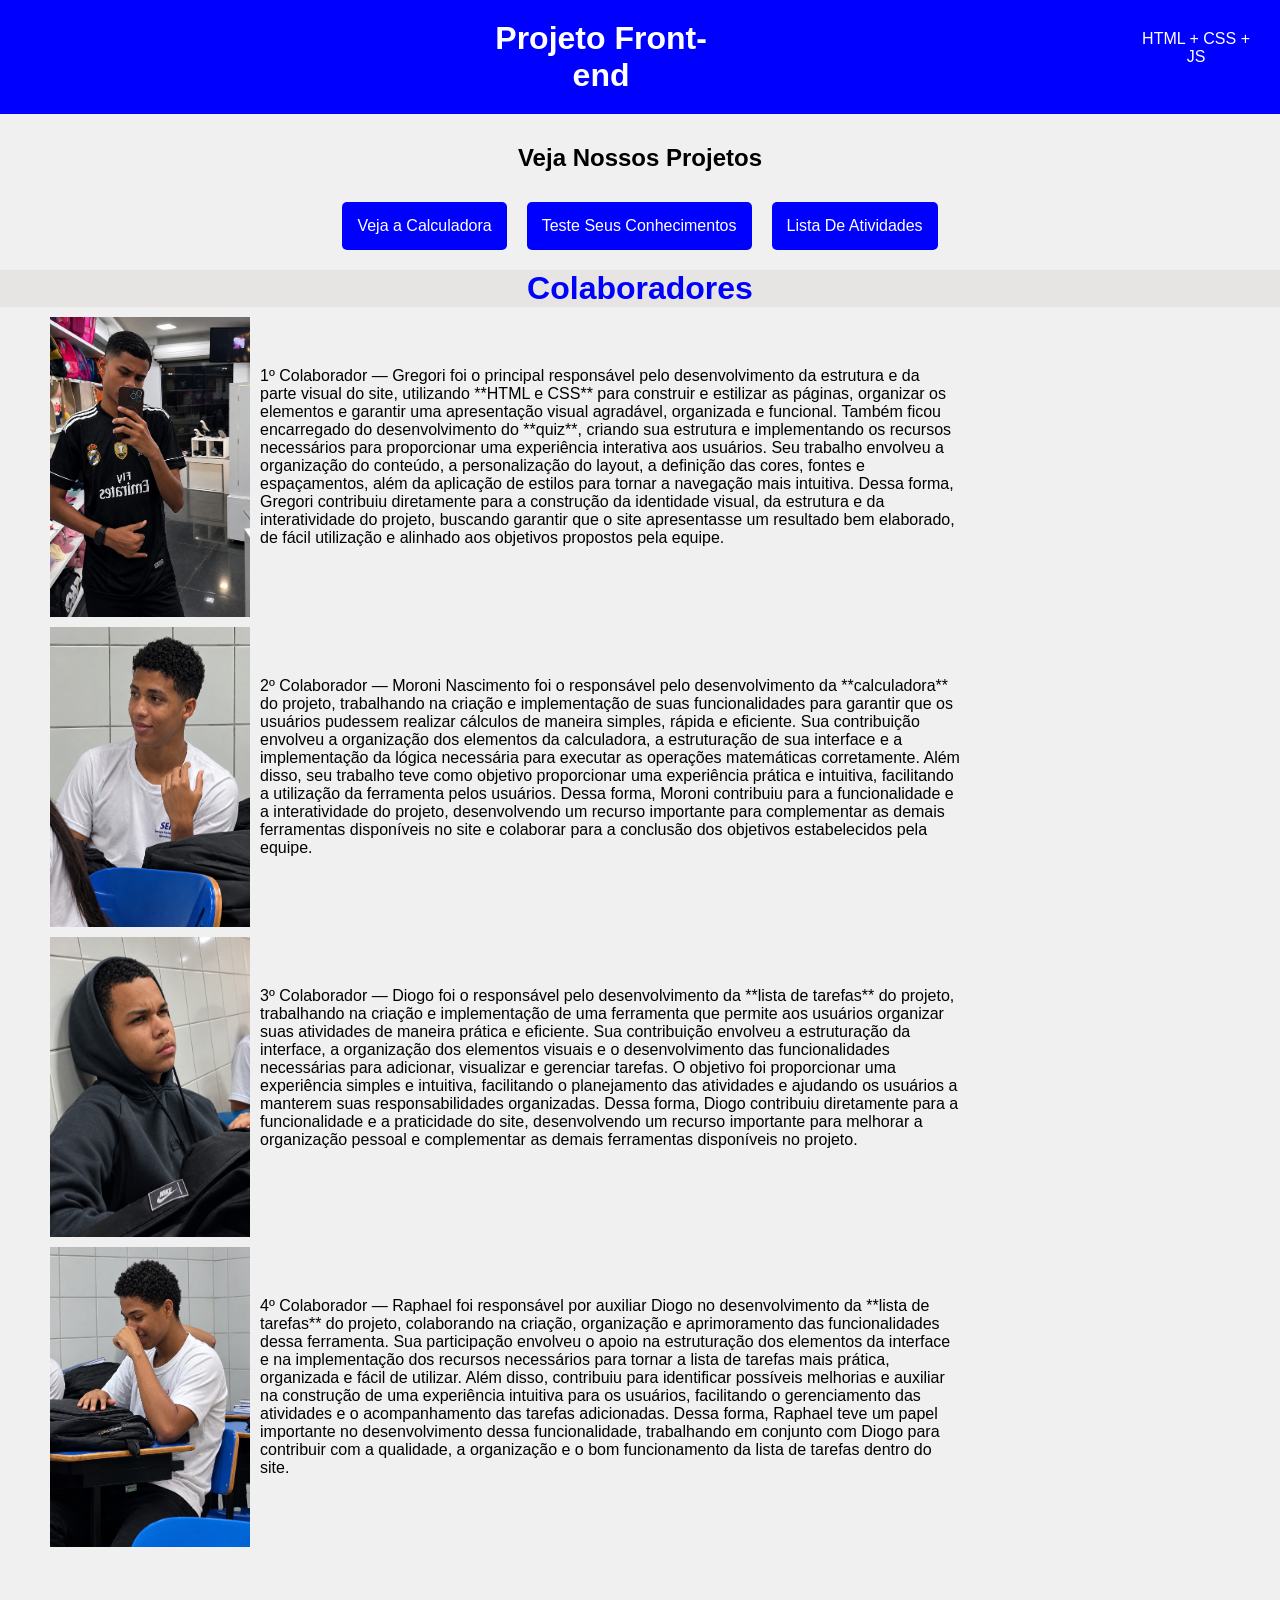
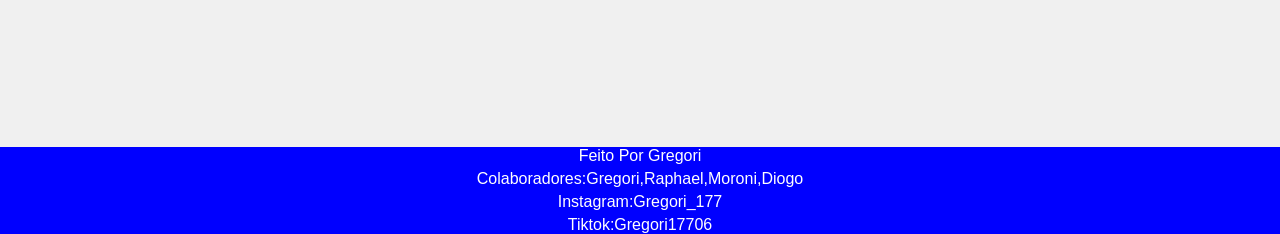
<file: index.html>
<!DOCTYPE html>
<html lang="pt-br">

<head>
    <meta charset="UTF-8">
    <title>Projeto Front-end</title>
    <link rel="stylesheet" href="style.css">
</head>

<body>

    <header>
        <h1>Projeto Front-end</h1>
        <p>HTML + CSS + JS</p>
    </header>

    <div class="titulo">
        <h2>Veja Nossos Projetos</h2>
    </div>

    <section class="projetos">


        <a href="HTML/calculadora.html">Veja a Calculadora</a>
        <a href="HTML/quiz.html">Teste Seus Conhecimentos</a>
        <a href="/HTML/lista.html">Lista De Atividades</a>

    </section>
    <div class="sub">
        <h1>Colaboradores</h1>
    </div>
    <div class="colab1">
        <img src="/IMG/colab1.png" alt="">
        <p>  1º Colaborador — Gregori foi o principal responsável pelo desenvolvimento da estrutura e da parte visual do site, utilizando **HTML e CSS** para construir e estilizar as páginas, organizar os elementos e garantir uma apresentação visual agradável, organizada e funcional. Também ficou encarregado do desenvolvimento do **quiz**, criando sua estrutura e implementando os recursos necessários para proporcionar uma experiência interativa aos usuários. Seu trabalho envolveu a organização do conteúdo, a personalização do layout, a definição das cores, fontes e espaçamentos, além da aplicação de estilos para tornar a navegação mais intuitiva. Dessa forma, Gregori contribuiu diretamente para a construção da identidade visual, da estrutura e da interatividade do projeto, buscando garantir que o site apresentasse um resultado bem elaborado, de fácil utilização e alinhado aos objetivos propostos pela equipe.</p>
    </div>
    <div class="colab2">
        <img src="/IMG/moroni.png" alt="">
        <p> 2º Colaborador — Moroni Nascimento foi o responsável pelo desenvolvimento da **calculadora** do projeto, trabalhando na criação e implementação de suas funcionalidades para garantir que os usuários pudessem realizar cálculos de maneira simples, rápida e eficiente. Sua contribuição envolveu a organização dos elementos da calculadora, a estruturação de sua interface e a implementação da lógica necessária para executar as operações matemáticas corretamente. Além disso, seu trabalho teve como objetivo proporcionar uma experiência prática e intuitiva, facilitando a utilização da ferramenta pelos usuários. Dessa forma, Moroni contribuiu para a funcionalidade e a interatividade do projeto, desenvolvendo um recurso importante para complementar as demais ferramentas disponíveis no site e colaborar para a conclusão dos objetivos estabelecidos pela equipe.</p>
    </div>
    <div class="colab3">
        <img src="/IMG/diogo.png" alt="">
        <p> 3º Colaborador — Diogo foi o responsável pelo desenvolvimento da **lista de tarefas** do projeto, trabalhando na criação e implementação de uma ferramenta que permite aos usuários organizar suas atividades de maneira prática e eficiente. Sua contribuição envolveu a estruturação da interface, a organização dos elementos visuais e o desenvolvimento das funcionalidades necessárias para adicionar, visualizar e gerenciar tarefas. O objetivo foi proporcionar uma experiência simples e intuitiva, facilitando o planejamento das atividades e ajudando os usuários a manterem suas responsabilidades organizadas. Dessa forma, Diogo contribuiu diretamente para a funcionalidade e a praticidade do site, desenvolvendo um recurso importante para melhorar a organização pessoal e complementar as demais ferramentas disponíveis no projeto.</p>
    </div>
    <div class="colab4">
        <img src="/IMG/Raphael.png" alt="">
        <p> 4º Colaborador — Raphael foi responsável por auxiliar Diogo no desenvolvimento da **lista de tarefas** do projeto, colaborando na criação, organização e aprimoramento das funcionalidades dessa ferramenta. Sua participação envolveu o apoio na estruturação dos elementos da interface e na implementação dos recursos necessários para tornar a lista de tarefas mais prática, organizada e fácil de utilizar. Além disso, contribuiu para identificar possíveis melhorias e auxiliar na construção de uma experiência intuitiva para os usuários, facilitando o gerenciamento das atividades e o acompanhamento das tarefas adicionadas. Dessa forma, Raphael teve um papel importante no desenvolvimento dessa funcionalidade, trabalhando em conjunto com Diogo para contribuir com a qualidade, a organização e o bom funcionamento da lista de tarefas dentro do site.</p>
    </div>
    
    
    <footer>
        <p>Feito Por Gregori</p>
        <p>Colaboradores:Gregori,Raphael,Moroni,Diogo</p>
        <p>Instagram:Gregori_177</p>
        <p>Tiktok:Gregori17706</p>
    </footer>
</body>

</html>
</file>
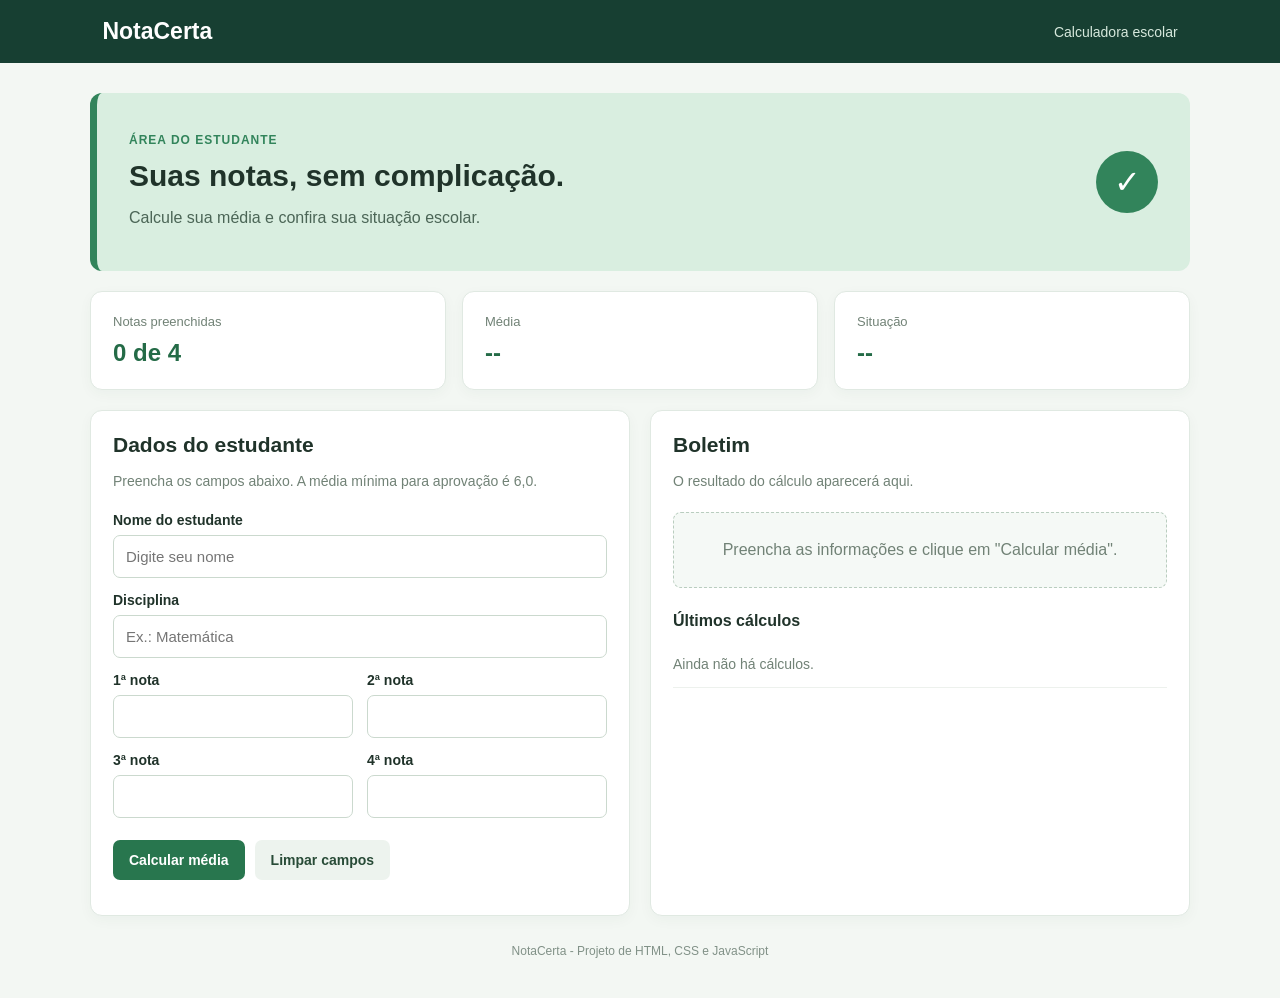
<file: calculadora.html>
<!DOCTYPE html>
<html lang="pt-BR">
<head>
    <meta charset="UTF-8">
    <meta name="viewport" content="width=device-width, initial-scale=1.0">

    <title>Calculadora de Notas</title>

    <link rel="stylesheet" href="/CSS/style.css">
</head>
<body>

    <header class="topo">
        <div class="marca">NotaCerta</div>
        <p>Calculadora escolar</p>
    </header>

    <main class="container">

        <section class="apresentacao">
            <div>
                <p class="etiqueta">ÁREA DO ESTUDANTE</p>
                <h1>Suas notas, sem complicação.</h1>
                <p>Calcule sua média e confira sua situação escolar.</p>
            </div>

            <div class="icone">✓</div>
        </section>

        <section class="resumo">
            <article class="resumo-card">
                <span>Notas preenchidas</span>
                <strong id="quantidade">0 de 4</strong>
            </article>

            <article class="resumo-card">
                <span>Média</span>
                <strong id="mediaResumo">--</strong>
            </article>

            <article class="resumo-card">
                <span>Situação</span>
                <strong id="situacaoResumo">--</strong>
            </article>
        </section>

        <section class="conteudo">

            <form id="formNotas" class="painel">
                <h2>Dados do estudante</h2>

                <p class="descricao">
                    Preencha os campos abaixo.
                    A média mínima para aprovação é 6,0.
                </p>

                <label for="nome">Nome do estudante</label>
                <input type="text" id="nome"
                    placeholder="Digite seu nome" required>

                <label for="disciplina">Disciplina</label>
                <input type="text" id="disciplina"
                    placeholder="Ex.: Matemática" required>

                <div class="notas-grid">
                    <div>
                        <label for="nota1">1ª nota</label>
                        <input type="number" id="nota1"
                            min="0" max="10" step="0.1" required>
                    </div>

                    <div>
                        <label for="nota2">2ª nota</label>
                        <input type="number" id="nota2"
                            min="0" max="10" step="0.1" required>
                    </div>

                    <div>
                        <label for="nota3">3ª nota</label>
                        <input type="number" id="nota3"
                            min="0" max="10" step="0.1" required>
                    </div>

                    <div>
                        <label for="nota4">4ª nota</label>
                        <input type="number" id="nota4"
                            min="0" max="10" step="0.1" required>
                    </div>
                </div>

                <div class="botoes">
                    <button type="submit" class="btn-principal">
                        Calcular média
                    </button>

                    <button type="reset" class="btn-secundario">
                        Limpar campos
                    </button>
                </div>

                <p id="mensagem" class="mensagem"></p>
            </form>

            <section class="painel resultado">
                <h2>Boletim</h2>

                <p class="descricao">
                    O resultado do cálculo aparecerá aqui.
                </p>

                <div id="boletim" class="boletim-vazio">
                    Preencha as informações e clique em
                    "Calcular média".
                </div>

                <h3>Últimos cálculos</h3>

                <ul id="historico" class="historico">
                    <li class="sem-historico">
                        Ainda não há cálculos.
                    </li>
                </ul>
            </section>

        </section>

        <footer>
            NotaCerta - Projeto de HTML, CSS e JavaScript
        </footer>

    </main>

   
    <script src="/JS/script.js"></script>
</body>
</html>
</file>
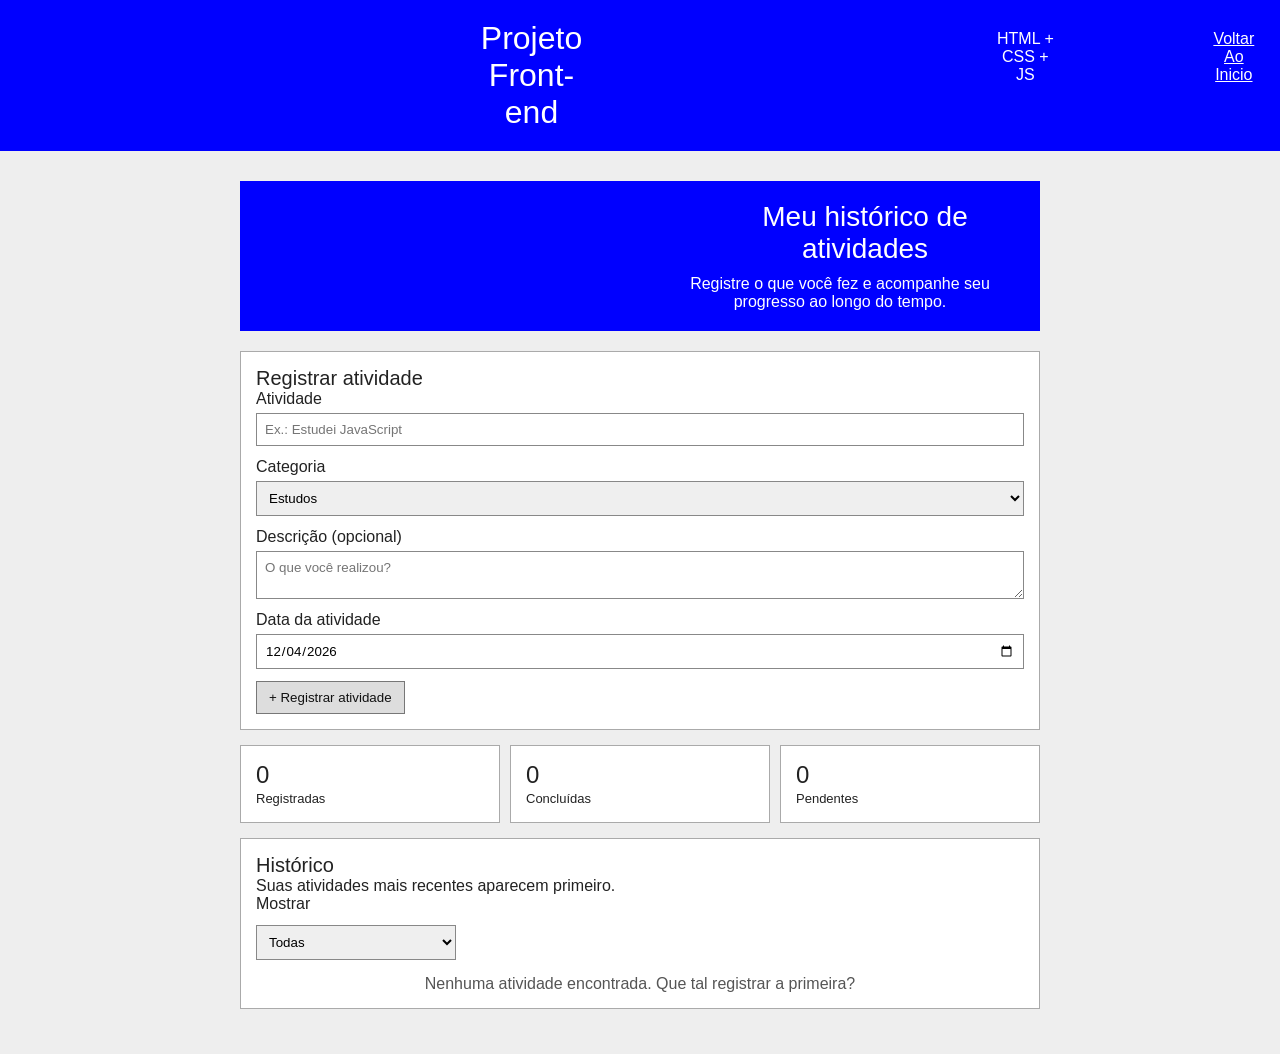
<file: HTML/lista.html>
<!doctype html>
<html lang="pt-BR">

<head>
  <meta charset="UTF-8">
  <meta name="viewport" content="width=device-width, initial-scale=1">
  <title>Lista de atividades e afazeres</title>
  <link rel="stylesheet" href="/CSS/lista.css">
  <script src="/JS/lista.js" defer></script>
</head>

<body>
    <header>
        <h1>Projeto Front-end</h1>
        <p>HTML + CSS + JS</p>
        <a href="/index.html">Voltar Ao Inicio</a>
    </header>
  
    <main class="container">
    <header class="cabecalho">
      <div>
        <p class="eyebrow">ORGANIZAÇÃO PESSOAL</p>
        <h1>Meu histórico de atividades</h1>
        <p>Registre o que você fez e acompanhe seu progresso ao longo do tempo.</p>
      </div><span class="decoracao" aria-hidden="true">✓</span>
    </header>
    <section class="painel" aria-labelledby="titulo-form">
      <h2 id="titulo-form">Registrar atividade</h2>
      <form id="form-atividade">
        <div class="campos"><label>Atividade<input id="titulo" maxlength="90" required
              placeholder="Ex.: Estudei JavaScript"></label><label>Categoria<select id="categoria">
              <option>Estudos</option>
              <option>Trabalho</option>
              <option>Pessoal</option>
              <option>Saúde</option>
              <option>Outros</option>
            </select></label></div>
        <label>Descrição (opcional)<textarea id="descricao" maxlength="250" rows="2"
            placeholder="O que você realizou?"></textarea></label>
        <div class="linha-form"><label>Data da atividade<input type="date" id="data" required></label><button
            type="submit">+ Registrar atividade</button></div>
      </form>
    </section>
    <section class="resumo" aria-label="Resumo">
      <div><strong id="total">0</strong><span>Registradas</span></div>
      <div><strong id="concluidas">0</strong><span>Concluídas</span></div>
      <div><strong id="pendentes">0</strong><span>Pendentes</span></div>
    </section>
    <section class="painel historico" aria-labelledby="titulo-historico">
      <div class="topo-historico">
        <div>
          <h2 id="titulo-historico">Histórico</h2>
          <p>Suas atividades mais recentes aparecem primeiro.</p>
        </div>
        <div class="filtros"><label for="filtro">Mostrar</label><select id="filtro">
            <option value="todas">Todas</option>
            <option value="pendentes">Pendentes</option>
            <option value="concluidas">Concluídas</option>
          </select></div>
      </div>
      <ul id="lista" class="lista" aria-live="polite"></ul>
      <p id="vazio" class="vazio" hidden>Nenhuma atividade encontrada. Que tal registrar a primeira?</p>
    </section>
  </main>

</body>

</html>
</file>
<file: style.css>
* {
    margin: 0;
    padding: 0;
}

body {
    font-family: Arial, sans-serif;
    background-color: #f0f0f0;
}

header {
    background-color: blue;
    color: white;
    text-align: center;
    padding: 20px;
    display: flex;
}
header h1{
    margin-left: 450px;
}
header p{
    margin-left: 400px;
    margin-top: 10px;
}

.titulo {
    text-align: center;
    margin: 30px;
}

.projetos {
    display: flex;
    justify-content: center;
    gap: 20px;
}

.projetos a {
    background-color: blue;
    color: white;
    text-decoration: none;
    padding: 15px;
    border-radius: 5px;
}

.projetos a:hover {
    background-color: green;
    font-size: large;
}
.sub{
    text-align: center;
    margin-top: 20px;
    color: blue;
    background-color: rgb(231, 228, 228);
}
.colab1{
    display: flex;
}
.colab1 img{
    height: 300px;
    width: 200px;
    margin-left: 50px;
    margin-top: 10px;
}
.colab1 p{
    margin-left: 10px;
    margin-top: 60px;
    width: 700px;
}
.colab2{
    display: flex;
}
.colab2 img{
    height: 300px;
    width: 200px;
    margin-left: 50px;
    margin-top: 10px;
}
.colab2 p{
    margin-left: 10px;
    margin-top: 60px;
    width: 700px;
}
.colab3{
    display: flex;
}
.colab3 img{
    height: 300px;
    width: 200px;
    margin-left: 50px;
    margin-top: 10px;
}
.colab3 p{
    margin-left: 10px;
    margin-top: 60px;
    width: 700px;
}
.colab4{
    display: flex;
}
.colab4 img{
    height: 300px;
    width: 200px;
    margin-left: 50px;
    margin-top: 10px;
}
.colab4 p{
    margin-left: 10px;
    margin-top: 60px;
    width: 700px;
}








footer{
    background-color: blue;
    margin-top: 200px;
}
footer p{
    text-align: center;
    color: white;
    margin-top: 5px;
}
</file>
<file: CSS/style.css>
* {
    box-sizing: border-box;
}

body {
    margin: 0;
    font-family: Arial, Helvetica, sans-serif;
    background: #f3f7f3;
    color: #20332a;
}

.topo {
    background: #173f32;
    color: white;
    padding: 18px 8%;
    display: flex;
    align-items: center;
    justify-content: space-between;
}

.marca {
    font-size: 23px;
    font-weight: bold;
}

.topo p {
    margin: 0;
    color: #d6e8dc;
    font-size: 14px;
}

.container {
    width: 90%;
    max-width: 1100px;
    margin: 30px auto;
}

.apresentacao {
    background: #d9eee0;
    border-left: 7px solid #32845b;
    border-radius: 12px;
    padding: 28px 32px;
    display: flex;
    align-items: center;
    justify-content: space-between;
    gap: 20px;
}

.etiqueta {
    color: #32845b;
    font-size: 12px;
    font-weight: bold;
    letter-spacing: 1px;
}

h1 {
    margin: 8px 0;
    font-size: 30px;
}

.apresentacao p:last-child {
    color: #4b6556;
}

.icone {
    background: #32845b;
    color: white;
    width: 62px;
    height: 62px;
    border-radius: 50%;
    display: flex;
    justify-content: center;
    align-items: center;
    font-size: 32px;
    flex-shrink: 0;
}

.resumo {
    display: grid;
    grid-template-columns: repeat(3, 1fr);
    gap: 16px;
    margin: 20px 0;
}

.resumo-card,
.painel {
    background: white;
    border: 1px solid #e0e9e2;
    border-radius: 12px;
    padding: 22px;
    box-shadow: 0 4px 14px #1d49300a;
}

.resumo-card span {
    display: block;
    color: #718276;
    font-size: 13px;
    margin-bottom: 10px;
}

.resumo-card strong {
    font-size: 24px;
    color: #246b47;
}

.conteudo {
    display: grid;
    grid-template-columns: 1fr 1fr;
    gap: 20px;
}

h2 {
    margin: 0 0 10px;
    font-size: 21px;
}

.descricao {
    color: #718276;
    font-size: 14px;
    line-height: 1.5;
    margin-bottom: 20px;
}

label {
    display: block;
    font-size: 14px;
    font-weight: bold;
    margin: 14px 0 7px;
}

input {
    width: 100%;
    padding: 12px;
    border: 1px solid #cbd9ce;
    border-radius: 7px;
    font-size: 15px;
    outline: none;
}

input:focus {
    border-color: #32845b;
    box-shadow: 0 0 0 3px #32845b20;
}

.notas-grid {
    display: grid;
    grid-template-columns: 1fr 1fr;
    gap: 0 14px;
}

.botoes {
    display: flex;
    flex-wrap: wrap;
    gap: 10px;
    margin-top: 22px;
}

button {
    border: 0;
    border-radius: 7px;
    padding: 12px 16px;
    font-size: 14px;
    font-weight: bold;
    cursor: pointer;
}

.btn-principal {
    color: white;
    background: #28764e;
}

.btn-principal:hover {
    background: #1e5d3c;
}

.btn-secundario {
    background: #edf3ee;
    color: #284b37;
}

.mensagem {
    color: #b13a35;
    font-size: 13px;
}

.boletim-vazio {
    background: #f5f9f6;
    border: 1px dashed #b9cdbf;
    border-radius: 8px;
    padding: 25px 16px;
    color: #718276;
    text-align: center;
    line-height: 1.5;
}

.boletim-dados {
    background: #f5f9f6;
    border-radius: 8px;
    padding: 18px;
    line-height: 1.8;
    overflow-wrap: anywhere;
}

.media-final {
    font-size: 30px;
    color: #246b47;
    font-weight: bold;
}

.aprovado {
    color: #28764e;
    font-weight: bold;
}

.reprovado {
    color: #b13a35;
    font-weight: bold;
}

h3 {
    margin: 24px 0 12px;
    font-size: 16px;
}

.historico {
    list-style: none;
    margin: 0;
    padding: 0;
}

.historico li {
    padding: 12px 0;
    border-bottom: 1px solid #edf1ed;
    font-size: 14px;
    line-height: 1.5;
}

.sem-historico {
    color: #718276;
}

footer {
    text-align: center;
    color: #819187;
    font-size: 12px;
    padding: 28px 0 10px;
}

@media (max-width: 750px) {
    .topo {
        padding: 16px 5%;
    }

    .container {
        width: 92%;
        margin-top: 20px;
    }

    .apresentacao {
        padding: 22px;
    }

    h1 {
        font-size: 24px;
    }

    .resumo {
        grid-template-columns: 1fr;
        gap: 10px;
    }

    .resumo-card {
        padding: 16px 18px;
    }

    .conteudo {
        grid-template-columns: 1fr;
    }
}

@media (max-width: 420px) {
    .topo p {
        font-size: 12px;
    }

    .icone {
        width: 45px;
        height: 45px;
        font-size: 24px;
    }

    .apresentacao {
        gap: 10px;
    }

    .botoes button {
        width: 100%;
    }
}
</file>
<file: CSS/lista.css>
* {
    margin: 0;
    padding: 0;
}
header {
    background-color: blue;
    color: white;
    text-align: center;
    padding: 20px;
    display: flex;
}
header h1{
    margin-left: 450px;
}
header p{
    margin-left: 400px;
    margin-top: 10px;
}
header a{
  margin-left: 150px;
  margin-top: 10px;
  color: white;
}
header a:hover{
  font-size: large;
}
body {
  font-family: Arial, sans-serif;
  background: #eeeeee;
  color: #222;
  margin: 0;
}

.container {
  max-width: 800px;
  margin: 20px auto;
  padding: 10px;
}

.cabecalho { margin-bottom: 20px; }
.cabecalho h1 { font-size: 28px; }
.eyebrow, .decoracao { display: none; }

.painel, .resumo > div {
  background: white;
  border: 1px solid #aaa;
  padding: 15px;
  margin-bottom: 15px;
}

h2 { font-size: 20px; }
label { display: block; margin-bottom: 12px; }
input, select, textarea {
  display: block;
  box-sizing: border-box;
  width: 100%;
  padding: 8px;
  margin-top: 5px;
  border: 1px solid #888;
  font-family: Arial, sans-serif;
}

.campos, .linha-form { display: block; }
button {
  background: #ddd;
  border: 1px solid #777;
  color: #111;
  padding: 8px 12px;
  cursor: pointer;
}
button:hover { background: #ccc; }

.resumo { display: flex; gap: 10px; }
.resumo > div { flex: 1; }
.resumo strong { display: block; font-size: 24px; }
.resumo span { font-size: 13px; }

.topo-historico { margin-bottom: 15px; }
.filtros select { max-width: 200px; }
.lista { padding: 0; list-style: none; }
.atividade {
  padding: 12px 0;
  border-top: 1px solid #ccc;
}
.atividade h3 { margin: 0 0 8px; }
.atividade p { overflow-wrap: anywhere; }
.atividade small { color: #555; }
.etiqueta { font-size: 12px; background: #ddd; padding: 3px; }
.feito h3 { text-decoration: line-through; }
.acoes { display: flex; gap: 5px; margin-top: 10px; }
.vazio, footer { text-align: center; color: #555; }

@media (max-width: 500px) {
  .resumo { display: block; }
  .container { margin: 5px auto; }
}


body, body * { font-weight: normal !important; }
</file>
